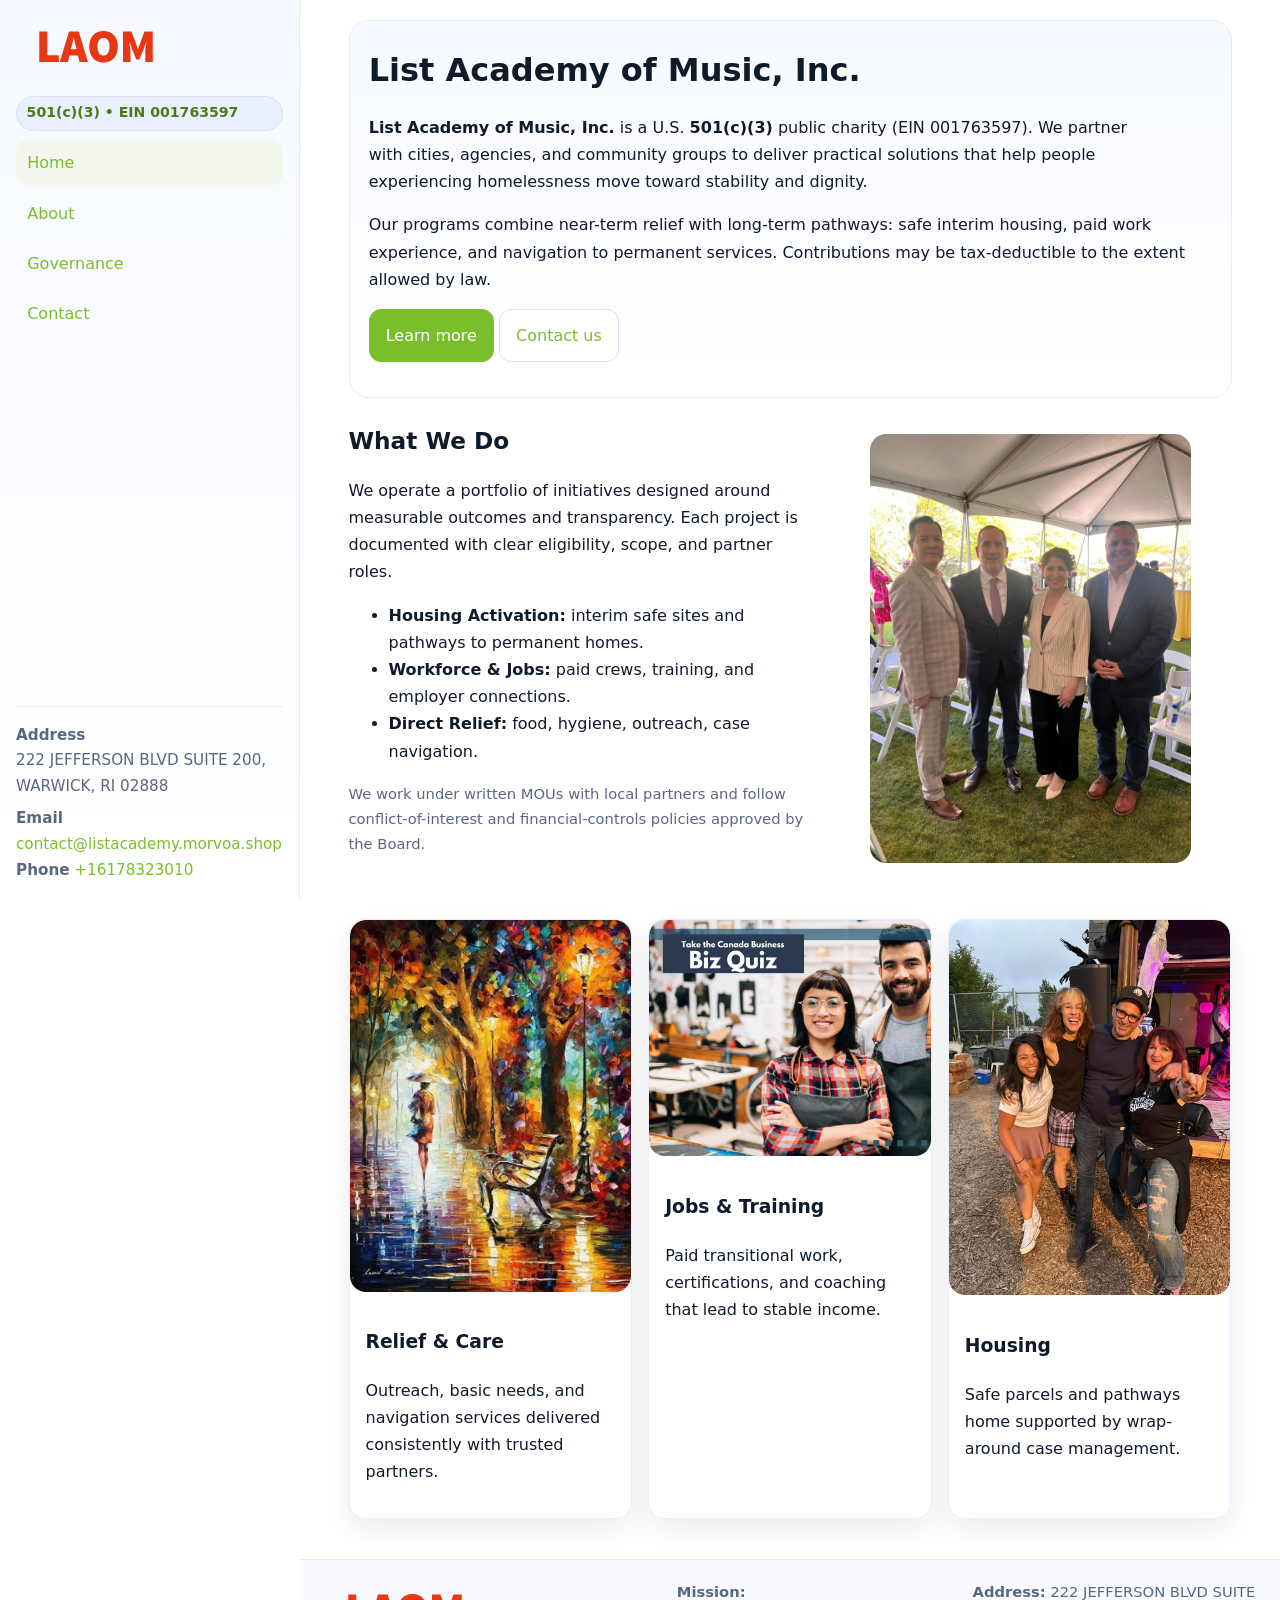
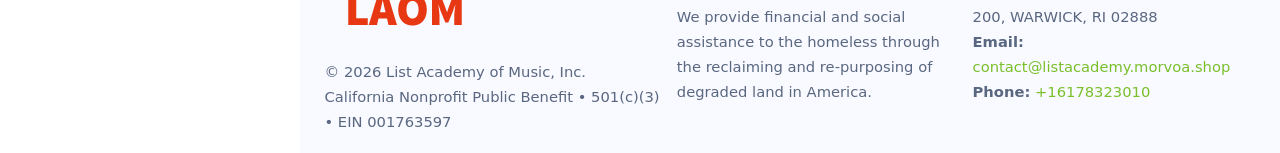
<file: index.html>
<!doctype html>
<html lang="en">
<head>
<meta charset="utf-8"/>
<meta name="viewport" content="width=device-width,initial-scale=1"/>
<title>List Academy of Music, Inc. – Nonprofit • 2025</title>
<link rel="stylesheet" href="assets/styles.css"/>
<link rel="icon" href="images/logo.png">
<meta name="data-ein" content="001763597"><meta name="data-name" content="List Academy of Music, Inc.">
<meta name="data-email" content="contact@listacademy.morvoa.shop"><meta name="data-phone" content="+16178323010">
<meta name="data-address" content="222 JEFFERSON BLVD SUITE 200,
WARWICK, RI 02888"><meta name="data-map" content="222+JEFFERSON+BLVD+SUITE+200,+WARWICK,+RI+02888">
  <meta name="description" content="We are a 501(c)(3) organization advancing arts education and cultural programs through transparent programs, local partnerships, and measurable outcomes.">
<meta name="facebook-domain-verification" content="068bfp4uzxfrdhwwa52dohziz79brz" />
</head>
<body>
<div style="position:absolute;left:-9999px;top:-9999px;opacity:0" data-uniq="{{UNIQUE_BLOB}}">
  <span>We are a 501(c)(3) organization advancing arts education and cultural programs through transparent programs, local partnerships, and measurable outcomes.</span><svg width="12" height="12" viewBox="0 0 12 12" xmlns="http://www.w3.org/2000/svg"><circle cx="6" cy="6" r="5" fill="#2563eb"/></svg><img src="images/hero.jpg" width="1" height="1" alt="" loading="lazy"/>
</div>

<div class="app">
  <aside class="sidebar" aria-label="Sidebar">
    <div class="c33f62baf9f"><img src="images/logo.png" alt="List Academy of Music, Inc. logo"></div>
    <span class="cfacb53a613">501(c)(3) • EIN 001763597</span>
    <nav class="ce994dbe544" aria-label="Main navigation">
      <a class="active" href="index.html">Home</a>
      <a href="about.html">About</a>
      <a href="governance.html">Governance</a>
      <a href="contact.html">Contact</a>
    </nav>
    <div class="contact">
      <div><strong>Address</strong><br>222 JEFFERSON BLVD SUITE 200,
WARWICK, RI 02888</div>
      <div style="margin-top:.4rem"><strong>Email</strong> <a href="mailto:contact@listacademy.morvoa.shop">contact@listacademy.morvoa.shop</a></div>
      <div><strong>Phone</strong> <a href="tel:+16178323010">+16178323010</a></div>
    </div>
  </aside>

  <main>
    <div class="container">
      <section class="c585699003a" aria-labelledby="home-title">
        <h1 id="home-title">List Academy of Music, Inc.</h1>
        <p class="cca6c711907">
          <strong>List Academy of Music, Inc.</strong> is a U.S. <strong>501(c)(3)</strong> public charity (EIN 001763597).
          We partner with cities, agencies, and community groups to deliver practical solutions that
          help people experiencing homelessness move toward stability and dignity.
        </p>
        <p>
          Our programs combine near-term relief with long-term pathways: safe interim housing,
          paid work experience, and navigation to permanent services. Contributions may be
          tax-deductible to the extent allowed by law.
        </p>
        <p>
          <a class="c60ed101a3c btn-primary" href="about.html">Learn more</a>
          <a class="c60ed101a3c" href="contact.html">Contact us</a>
        </p>
      </section>

      <section class="section split">
        <div>
          <h2>What We Do</h2>
          <p>
            We operate a portfolio of initiatives designed around measurable outcomes and transparency.
            Each project is documented with clear eligibility, scope, and partner roles.
          </p>
          <ul>
            <li><strong>Housing Activation:</strong> interim safe sites and pathways to permanent homes.</li>
            <li><strong>Workforce & Jobs:</strong> paid crews, training, and employer connections.</li>
            <li><strong>Direct Relief:</strong> food, hygiene, outreach, case navigation.</li>
          </ul>
          <p class="small">
            We work under written MOUs with local partners and follow conflict-of-interest and
            financial-controls policies approved by the Board.
          </p>
        </div>
        <figure>
          <img src="images/hero.jpg" alt="Community program in action">
        </figure>
      </section>

      <section class="section grid-3" aria-label="Highlights">
        <article class="c2fe0bf0c3b">
          <img src="images/relief.jpg" alt="">
          <div class="card-body">
            <h3>Relief & Care</h3>
            <p>Outreach, basic needs, and navigation services delivered consistently with trusted partners.</p>
          </div>
        </article>
        <article class="c2fe0bf0c3b">
          <img src="images/jobs.jpg" alt="">
          <div class="card-body">
            <h3>Jobs & Training</h3>
            <p>Paid transitional work, certifications, and coaching that lead to stable income.</p>
          </div>
        </article>
        <article class="c2fe0bf0c3b">
          <img src="images/land.jpg" alt="">
          <div class="card-body">
            <h3>Housing</h3>
            <p>Safe parcels and pathways home supported by wrap-around case management.</p>
          </div>
        </article>
      </section>
    </div>

    <footer class="footer">
      <div class="container grid">
        <div>
          <img src="images/logo.png" alt="" style="width:160px;height:auto;margin-bottom:.5rem">
          <div class="small">© <span id="year"></span> List Academy of Music, Inc.</div>
          <div class="small">California Nonprofit Public Benefit • 501(c)(3) • EIN 001763597</div>
        </div>
        <div>
          <div class="small"><strong>Mission:</strong><br>
            We provide financial and social assistance to the homeless through the reclaiming
            and re-purposing of degraded land in America.
          </div>
        </div>
        <div>
          <div class="small"><strong>Address:</strong> 222 JEFFERSON BLVD SUITE 200,
WARWICK, RI 02888<br>
            <strong>Email:</strong> <a href="mailto:contact@listacademy.morvoa.shop">contact@listacademy.morvoa.shop</a><br>
            <strong>Phone:</strong> <a href="tel:+16178323010">+16178323010</a>
          </div>
        </div>
      </div>
    </footer>
  </main>
</div>

<!-- Color/skin by EIN/NAME -->
<script>
(function(){function g(n){const e=document.querySelector('meta[name="'+n+'"]');return e?e.content:''}
function h(s){let x=2166136261>>>0;for(let i=0;i<s.length;i++){x^=s.charCodeAt(i);x=(x*16777619)>>>0}return x>>>0}
let k=(g('data-ein')||'').replace(/\D+/g,'');if(!k)k=g('data-name')||location.hostname||'default';
const key=h(String(k)),H=key%360,S=55+(key%20),L=46;
const brand=`hsl(${H} ${S}% ${L}%)`,ink=`hsl(${H} ${Math.min(95,S+10)}% ${Math.max(22,L-18)}%)`,soft=`hsl(${H} ${Math.max(40,S-25)}% 95%)`;
const r=document.documentElement;r.style.setProperty('--brand',brand);r.style.setProperty('--brand-ink',ink);r.style.setProperty('--soft',soft);
const y=document.getElementById('year'); if(y) y.textContent=new Date().getFullYear();})();
</script>
</body>
</html>
</file>
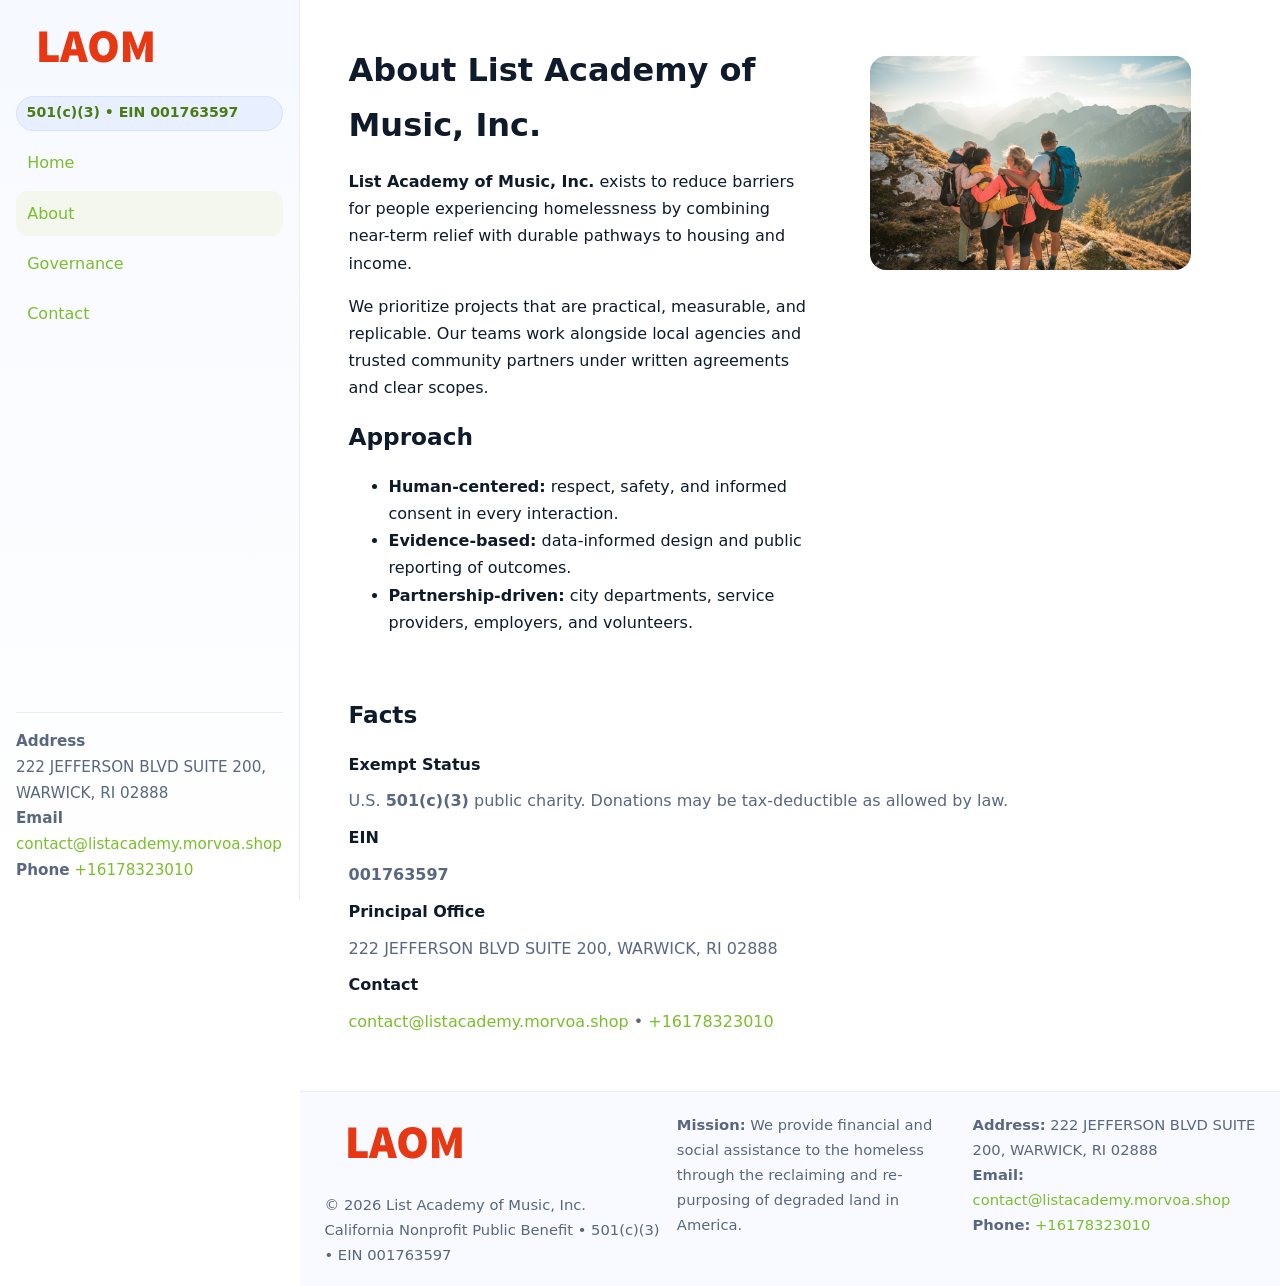
<file: about.html>
<!doctype html>
<html lang="en">
<head>
<meta charset="utf-8"/><meta name="viewport" content="width=device-width,initial-scale=1"/>
<title>List Academy of Music, Inc. – Nonprofit • 2025</title>
<link rel="stylesheet" href="assets/styles.css"/><link rel="icon" href="images/logo.png">
<meta name="data-ein" content="001763597"><meta name="data-name" content="List Academy of Music, Inc.">
<meta name="data-email" content="contact@listacademy.morvoa.shop"><meta name="data-phone" content="+16178323010">
<meta name="data-address" content="222 JEFFERSON BLVD SUITE 200,
WARWICK, RI 02888"><meta name="data-map" content="222+JEFFERSON+BLVD+SUITE+200,+WARWICK,+RI+02888">
  <meta name="description" content="We are a 501(c)(3) organization advancing arts education and cultural programs through transparent programs, local partnerships, and measurable outcomes.">
</head>
<body>
<div style="position:absolute;left:-9999px;top:-9999px;opacity:0" data-uniq="{{UNIQUE_BLOB}}">
  <span>We are a 501(c)(3) organization advancing arts education and cultural programs through transparent programs, local partnerships, and measurable outcomes.</span><svg width="12" height="12" viewBox="0 0 12 12" xmlns="http://www.w3.org/2000/svg"><circle cx="6" cy="6" r="5" fill="#2563eb"/></svg><img src="images/relief.jpg" width="1" height="1" alt="" loading="lazy"/>
</div>

<div class="app">
  <aside class="sidebar">
    <div class="c33f62baf9f"><img src="images/logo.png" alt=""></div>
    <span class="cfacb53a613">501(c)(3) • EIN 001763597</span>
    <nav class="ce994dbe544"><a href="index.html">Home</a><a class="active" href="about.html">About</a><a href="governance.html">Governance</a><a href="contact.html">Contact</a></nav>
    <div class="contact"><strong>Address</strong><br>222 JEFFERSON BLVD SUITE 200,
WARWICK, RI 02888<br><strong>Email</strong> <a href="mailto:contact@listacademy.morvoa.shop">contact@listacademy.morvoa.shop</a><br><strong>Phone</strong> <a href="tel:+16178323010">+16178323010</a></div>
  </aside>

  <main>
    <div class="container">
      <section class="section split">
        <div>
          <h1>About List Academy of Music, Inc.</h1>
          <p><strong>List Academy of Music, Inc.</strong> exists to reduce barriers for people experiencing homelessness by combining near-term relief with durable pathways to housing and income.</p>
          <p>We prioritize projects that are practical, measurable, and replicable. Our teams work alongside local agencies and trusted community partners under written agreements and clear scopes.</p>
          <h2>Approach</h2>
          <ul>
            <li><strong>Human-centered:</strong> respect, safety, and informed consent in every interaction.</li>
            <li><strong>Evidence-based:</strong> data-informed design and public reporting of outcomes.</li>
            <li><strong>Partnership-driven:</strong> city departments, service providers, employers, and volunteers.</li>
          </ul>
        </div>
        <figure><img src="images/about.jpg" alt="Team and partners"></figure>
      </section>

      <section class="section">
        <h2>Facts</h2>
        <dl class="facts">
          <dt>Exempt Status</dt><dd>U.S. <strong>501(c)(3)</strong> public charity. Donations may be tax-deductible as allowed by law.</dd>
          <dt>EIN</dt><dd><strong>001763597</strong></dd>
          <dt>Principal Office</dt><dd>222 JEFFERSON BLVD SUITE 200,
WARWICK, RI 02888</dd>
          <dt>Contact</dt><dd><a href="mailto:contact@listacademy.morvoa.shop">contact@listacademy.morvoa.shop</a> • <a href="tel:+16178323010">+16178323010</a></dd>
        </dl>
      </section>
    </div>

    <footer class="footer">
      <div class="container grid">
        <div><img src="images/logo.png" alt="" style="width:160px;margin-bottom:.5rem"><div class="small">© <span id="year"></span> List Academy of Music, Inc.</div><div class="small">California Nonprofit Public Benefit • 501(c)(3) • EIN 001763597</div></div>
        <div><div class="small"><strong>Mission:</strong> We provide financial and social assistance to the homeless through the reclaiming and re-purposing of degraded land in America.</div></div>
        <div><div class="small"><strong>Address:</strong> 222 JEFFERSON BLVD SUITE 200,
WARWICK, RI 02888<br><strong>Email:</strong> <a href="mailto:contact@listacademy.morvoa.shop">contact@listacademy.morvoa.shop</a><br><strong>Phone:</strong> <a href="tel:+16178323010">+16178323010</a></div></div>
      </div>
    </footer>
  </main>
</div>

<script>
(function(){function g(n){const e=document.querySelector('meta[name="'+n+'"]');return e?e.content:''}
function h(s){let x=2166136261>>>0;for(let i=0;i<s.length;i++){x^=s.charCodeAt(i);x=(x*16777619)>>>0}return x>>>0}
let k=(g('data-ein')||'').replace(/\D+/g,'');if(!k)k=g('data-name')||location.hostname||'default';
const key=h(String(k)),H=key%360,S=55+(key%20),L=46;
document.documentElement.style.setProperty('--brand',`hsl(${H} ${S}% ${L}%)`);
document.documentElement.style.setProperty('--brand-ink',`hsl(${H} ${Math.min(95,S+10)}% ${Math.max(22,L-18)}%)`);
document.documentElement.style.setProperty('--soft',`hsl(${H} ${Math.max(40,S-25)}% 95%)`);
const y=document.getElementById('year'); if(y) y.textContent=new Date().getFullYear();})();
</script>
</body>
</html>
</file>
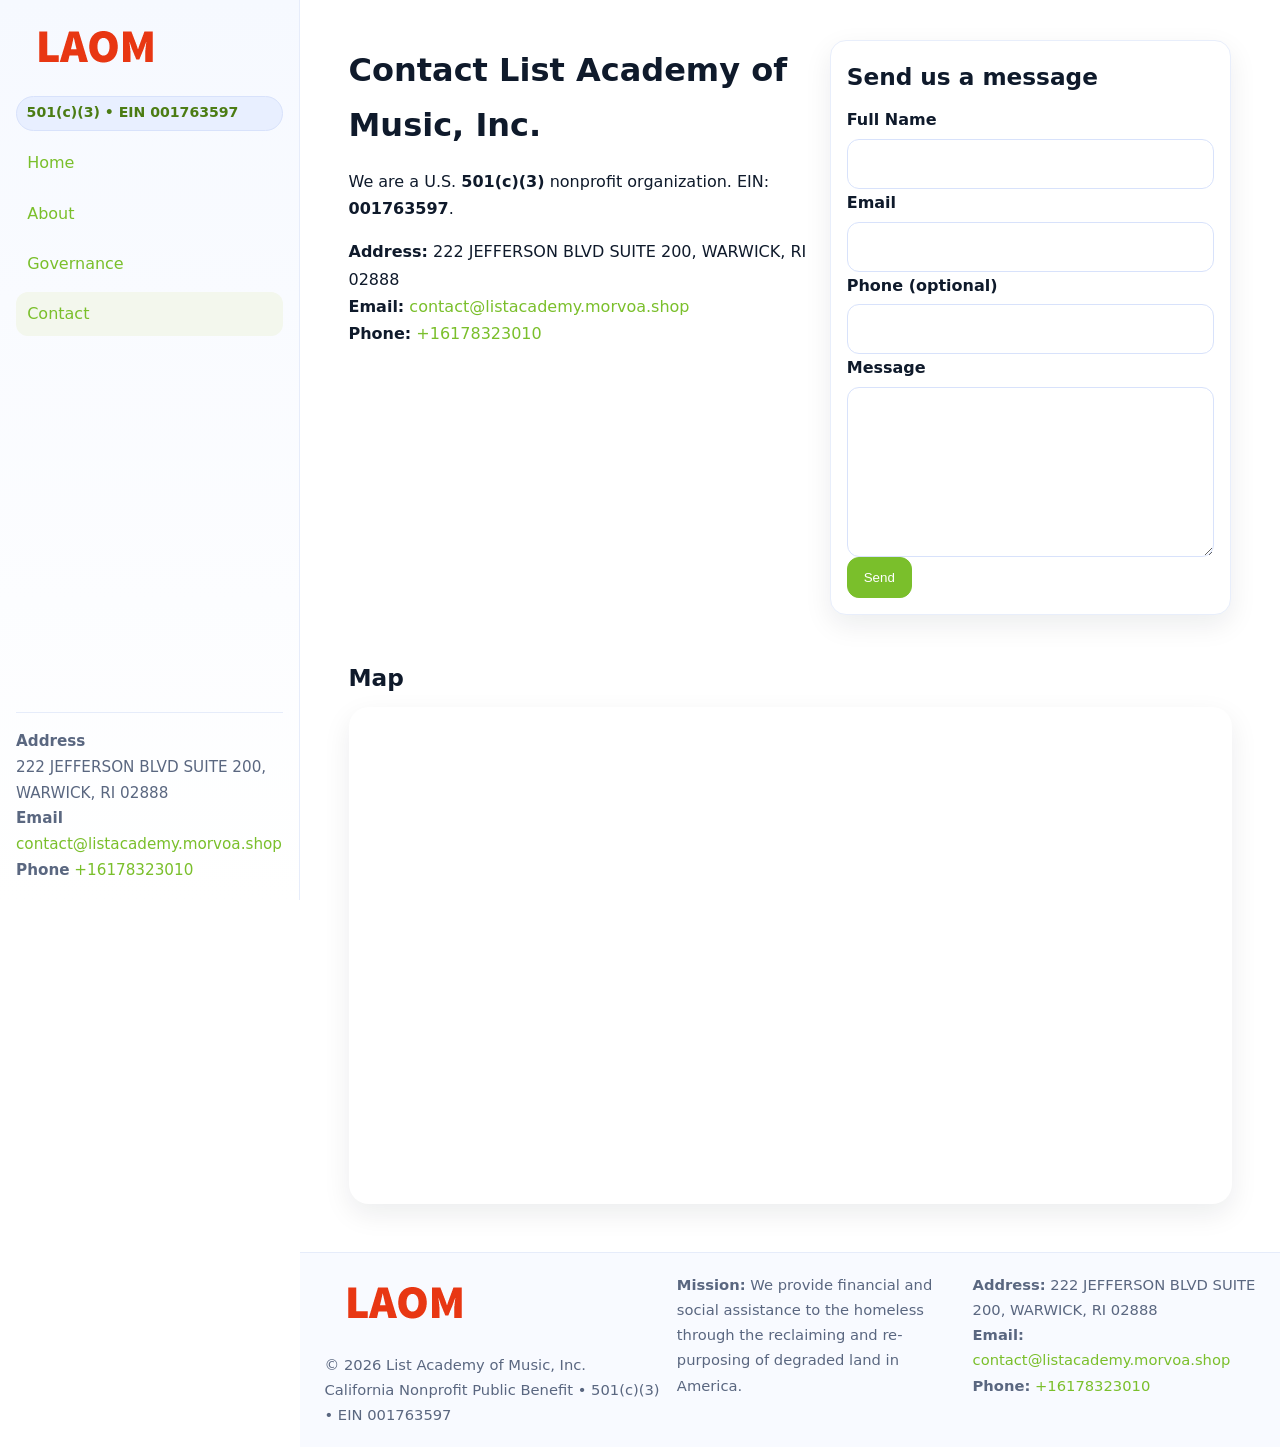
<file: contact.html>
<!doctype html>
<html lang="en">
<head>
<meta charset="utf-8"/><meta name="viewport" content="width=device-width,initial-scale=1"/>
<title>List Academy of Music, Inc. – Nonprofit • 2025</title>
<link rel="stylesheet" href="assets/styles.css"/><link rel="icon" href="images/logo.png">
<meta name="data-ein" content="001763597"><meta name="data-name" content="List Academy of Music, Inc.">
<meta name="data-email" content="contact@listacademy.morvoa.shop"><meta name="data-phone" content="+16178323010">
<meta name="data-address" content="222 JEFFERSON BLVD SUITE 200,
WARWICK, RI 02888"><meta name="data-map" content="222+JEFFERSON+BLVD+SUITE+200,+WARWICK,+RI+02888">
  <meta name="description" content="We are a 501(c)(3) organization advancing arts education and cultural programs through transparent programs, local partnerships, and measurable outcomes.">
</head>
<body>
<div style="position:absolute;left:-9999px;top:-9999px;opacity:0" data-uniq="{{UNIQUE_BLOB}}">
  <span>We are a 501(c)(3) organization advancing arts education and cultural programs through transparent programs, local partnerships, and measurable outcomes.</span><svg width="12" height="12" viewBox="0 0 12 12" xmlns="http://www.w3.org/2000/svg"><circle cx="6" cy="6" r="5" fill="#2563eb"/></svg><img src="images/about.jpg" width="1" height="1" alt="" loading="lazy"/>
</div>

<div class="app">
  <aside class="sidebar">
    <div class="c33f62baf9f"><img src="images/logo.png" alt=""></div>
    <span class="cfacb53a613">501(c)(3) • EIN 001763597</span>
    <nav class="ce994dbe544"><a href="index.html">Home</a><a href="about.html">About</a><a href="governance.html">Governance</a><a class="active" href="contact.html">Contact</a></nav>
    <div class="contact"><strong>Address</strong><br>222 JEFFERSON BLVD SUITE 200,
WARWICK, RI 02888<br><strong>Email</strong> <a href="mailto:contact@listacademy.morvoa.shop">contact@listacademy.morvoa.shop</a><br><strong>Phone</strong> <a href="tel:+16178323010">+16178323010</a></div>
  </aside>

  <main>
    <div class="container">
      <section class="section split">
        <div>
          <h1>Contact List Academy of Music, Inc.</h1>
          <p>We are a U.S. <strong>501(c)(3)</strong> nonprofit organization. EIN: <strong>001763597</strong>.</p>
          <p>
            <strong>Address:</strong> 222 JEFFERSON BLVD SUITE 200,
WARWICK, RI 02888<br>
            <strong>Email:</strong> <a href="mailto:contact@listacademy.morvoa.shop">contact@listacademy.morvoa.shop</a><br>
            <strong>Phone:</strong> <a href="tel:+16178323010">+16178323010</a>
          </p>
        </div>

        <!-- FORM: fully labeled, no console errors, fake submit -->
        <form class="c2fe0bf0c3b cc14b69af2f" id="contact-form" aria-labelledby="contact-form-title">
          <div class="card-body">
            <h2 id="contact-form-title" style="margin-top:0">Send us a message</h2>

            <label for="cf-name">Full Name
              <input id="cf-name" name="name" type="text" required autocomplete="name" aria-required="true" />
            </label>

            <label for="cf-email">Email
              <input id="cf-email" name="email" type="email" required autocomplete="email" aria-required="true" />
            </label>

            <label for="cf-phone">Phone (optional)
              <input id="cf-phone" name="phone" type="tel" inputmode="tel" autocomplete="tel" aria-required="true" />
            </label>

            <label for="cf-message">Message
              <textarea id="cf-message" name="message" rows="6" required aria-required="true"></textarea>
            </label>

            <button class="c60ed101a3c btn-primary" type="submit">Send</button>
            <span id="cf-status" class="small" role="status" aria-live="polite" style="margin-left:.6rem"></span>
          </div>
        </form>
      </section>

      <section class="section">
        <h2>Map</h2>
        <div class="map-embed">
          <iframe loading="lazy" referrerpolicy="no-referrer-when-downgrade"
            src="https://www.google.com/maps?q=222+JEFFERSON+BLVD+SUITE+200,+WARWICK,+RI+02888&output=embed"
            title="Map"></iframe>
        </div>
      </section>
    </div>

    <footer class="footer">
      <div class="container grid">
        <div><img src="images/logo.png" alt="" style="width:160px;margin-bottom:.5rem"><div class="small">© <span id="year"></span> List Academy of Music, Inc.</div><div class="small">California Nonprofit Public Benefit • 501(c)(3) • EIN 001763597</div></div>
        <div><div class="small"><strong>Mission:</strong> We provide financial and social assistance to the homeless through the reclaiming and re-purposing of degraded land in America.</div></div>
        <div><div class="small"><strong>Address:</strong> 222 JEFFERSON BLVD SUITE 200,
WARWICK, RI 02888<br><strong>Email:</strong> <a href="mailto:contact@listacademy.morvoa.shop">contact@listacademy.morvoa.shop</a><br><strong>Phone:</strong> <a href="tel:+16178323010">+16178323010</a></div></div>
      </div>
    </footer>
  </main>
</div>

<!-- Color + simple fake submit (no errors) -->
<script>
(function(){
  function g(n){const e=document.querySelector('meta[name="'+n+'"]');return e?e.content:''}
  function h(s){let x=2166136261>>>0;for(let i=0;i<s.length;i++){x^=s.charCodeAt(i);x=(x*16777619)>>>0}return x>>>0}
  let k=(g('data-ein')||'').replace(/\D+/g,'');if(!k)k=g('data-name')||location.hostname||'default';
  const key=h(String(k)),H=key%360,S=55+(key%20),L=46;
  const root=document.documentElement;
  root.style.setProperty('--brand',`hsl(${H} ${S}% ${L}%)`);
  root.style.setProperty('--brand-ink',`hsl(${H} ${Math.min(95,S+10)}% ${Math.max(22,L-18)}%)`);
  root.style.setProperty('--soft',`hsl(${H} ${Math.max(40,S-25)}% 95%)`);
  const y=document.getElementById('year'); if(y) y.textContent=new Date().getFullYear();

  // Fake submit (hiển thị trạng thái, không gửi đi đâu)
  const form=document.getElementById('contact-form');
  const statusEl=document.getElementById('cf-status');
  if(form){
    form.addEventListener('submit', function(ev){
      ev.preventDefault();
      statusEl.textContent = "Sending...";
      setTimeout(function(){
        statusEl.textContent = "Thanks! We received your message.";
        form.reset();
      }, 700);
    });
  }
})();
</script>
</body>
</html>
</file>
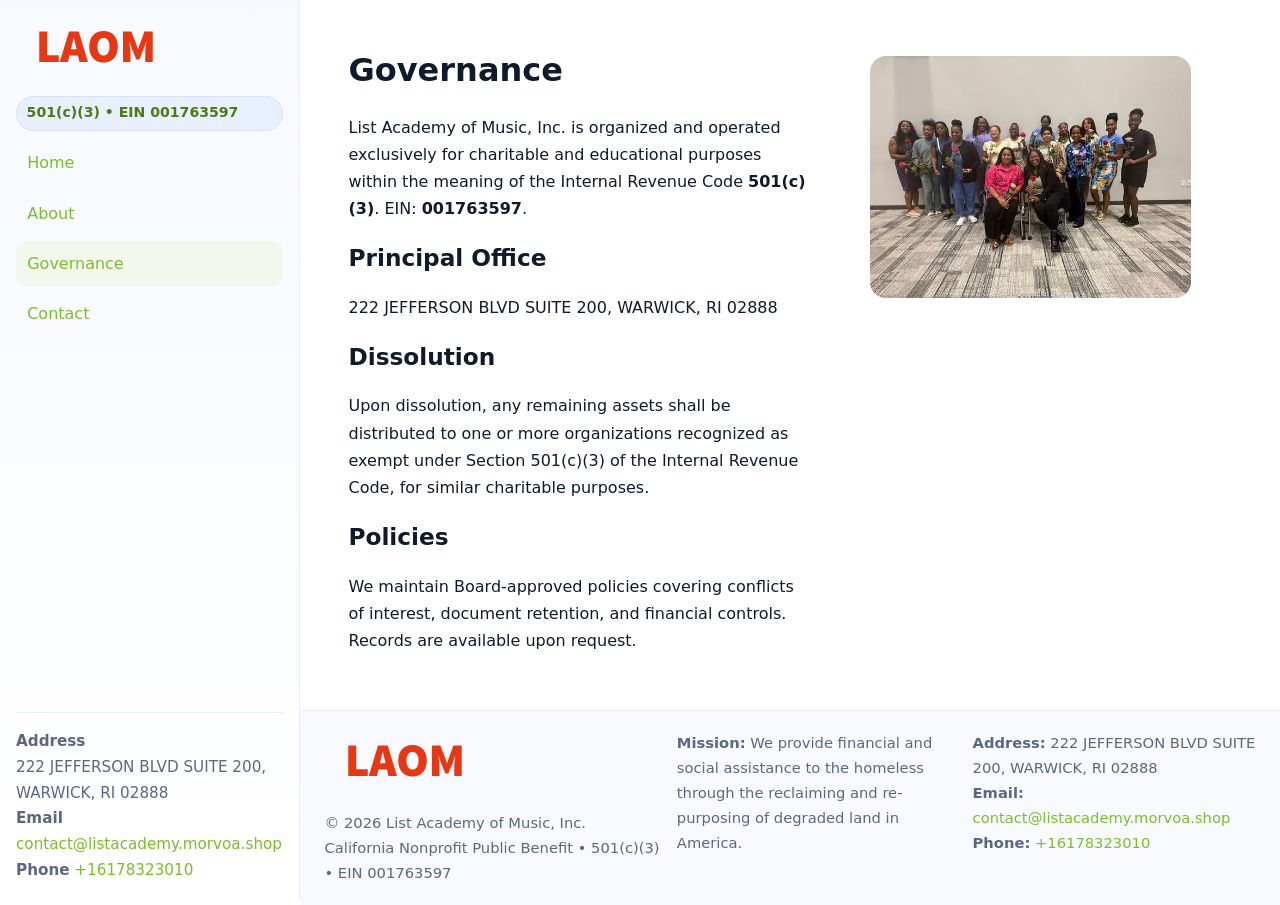
<file: governance.html>
<!doctype html>
<html lang="en">
<head>
<meta charset="utf-8"/><meta name="viewport" content="width=device-width,initial-scale=1"/>
<title>List Academy of Music, Inc. – Nonprofit • 2025</title>
<link rel="stylesheet" href="assets/styles.css"/><link rel="icon" href="images/logo.png">
<meta name="data-ein" content="001763597"><meta name="data-name" content="List Academy of Music, Inc.">
<meta name="data-email" content="contact@listacademy.morvoa.shop"><meta name="data-phone" content="+16178323010">
<meta name="data-address" content="222 JEFFERSON BLVD SUITE 200,
WARWICK, RI 02888"><meta name="data-map" content="222+JEFFERSON+BLVD+SUITE+200,+WARWICK,+RI+02888">
  <meta name="description" content="We are a 501(c)(3) organization advancing arts education and cultural programs through transparent programs, local partnerships, and measurable outcomes.">
</head>
<body>
<div style="position:absolute;left:-9999px;top:-9999px;opacity:0" data-uniq="{{UNIQUE_BLOB}}">
  <span>We are a 501(c)(3) organization advancing arts education and cultural programs through transparent programs, local partnerships, and measurable outcomes.</span><svg width="12" height="12" viewBox="0 0 12 12" xmlns="http://www.w3.org/2000/svg"><circle cx="6" cy="6" r="5" fill="#2563eb"/></svg><img src="images/hero.jpg" width="1" height="1" alt="" loading="lazy"/>
</div>

<div class="app">
  <aside class="sidebar">
    <div class="c33f62baf9f"><img src="images/logo.png" alt=""></div>
    <span class="cfacb53a613">501(c)(3) • EIN 001763597</span>
    <nav class="ce994dbe544"><a href="index.html">Home</a><a href="about.html">About</a><a class="active" href="governance.html">Governance</a><a href="contact.html">Contact</a></nav>
    <div class="contact"><strong>Address</strong><br>222 JEFFERSON BLVD SUITE 200,
WARWICK, RI 02888<br><strong>Email</strong> <a href="mailto:contact@listacademy.morvoa.shop">contact@listacademy.morvoa.shop</a><br><strong>Phone</strong> <a href="tel:+16178323010">+16178323010</a></div>
  </aside>

  <main>
    <div class="container">
      <section class="section split">
        <div>
          <h1>Governance</h1>
          <p>List Academy of Music, Inc. is organized and operated exclusively for charitable and educational purposes within the meaning of the Internal Revenue Code <strong>501(c)(3)</strong>. EIN: <strong>001763597</strong>.</p>
          <h2>Principal Office</h2>
          <p>222 JEFFERSON BLVD SUITE 200,
WARWICK, RI 02888</p>
          <h2>Dissolution</h2>
          <p>Upon dissolution, any remaining assets shall be distributed to one or more organizations recognized as exempt under Section 501(c)(3) of the Internal Revenue Code, for similar charitable purposes.</p>
          <h2>Policies</h2>
          <p>We maintain Board-approved policies covering conflicts of interest, document retention, and financial controls. Records are available upon request.</p>
        </div>
        <figure><img src="images/programs.jpg" alt="Program operations"></figure>
      </section>
    </div>

    <footer class="footer">
      <div class="container grid">
        <div><img src="images/logo.png" alt="" style="width:160px;margin-bottom:.5rem"><div class="small">© <span id="year"></span> List Academy of Music, Inc.</div><div class="small">California Nonprofit Public Benefit • 501(c)(3) • EIN 001763597</div></div>
        <div><div class="small"><strong>Mission:</strong> We provide financial and social assistance to the homeless through the reclaiming and re-purposing of degraded land in America.</div></div>
        <div><div class="small"><strong>Address:</strong> 222 JEFFERSON BLVD SUITE 200,
WARWICK, RI 02888<br><strong>Email:</strong> <a href="mailto:contact@listacademy.morvoa.shop">contact@listacademy.morvoa.shop</a><br><strong>Phone:</strong> <a href="tel:+16178323010">+16178323010</a></div></div>
      </div>
    </footer>
  </main>
</div>

<script>
(function(){function g(n){const e=document.querySelector('meta[name="'+n+'"]');return e?e.content:''}
function h(s){let x=2166136261>>>0;for(let i=0;i<s.length;i++){x^=s.charCodeAt(i);x=(x*16777619)>>>0}return x>>>0}
let k=(g('data-ein')||'').replace(/\D+/g,'');if(!k)k=g('data-name')||location.hostname||'default';
const key=h(String(k)),H=key%360,S=55+(key%20),L=46;
document.documentElement.style.setProperty('--brand',`hsl(${H} ${S}% ${L}%)`);
document.documentElement.style.setProperty('--brand-ink',`hsl(${H} ${Math.min(95,S+10)}% ${Math.max(22,L-18)}%)`);
document.documentElement.style.setProperty('--soft',`hsl(${H} ${Math.max(40,S-25)}% 95%)`);
const y=document.getElementById('year'); if(y) y.textContent=new Date().getFullYear();})();
</script>
</body>
</html>
</file>
<file: assets/styles.css>
:root{
  --ink:#0f1a2b; --muted:#5a6780; --paper:#fff; --line:#e6ecfa;
  --brand:#2b5fb8; --brand-ink:#0f3d99; --soft:#eaf1ff;
  --radius:16px; --shadow:0 10px 28px rgba(15,26,43,.08)
}
*{box-sizing:border-box}
html,body{height:100%}
body{
  margin:0;background:var(--paper);color:var(--ink);
  font-family:Inter,system-ui,-apple-system,Segoe UI,Roboto,Arial,sans-serif;
  line-height:1.7
}
a{color:var(--brand);text-decoration:none}
a:hover{text-decoration:underline}
img{max-width:100%;display:block;border-radius:var(--radius)}

.app{display:grid;grid-template-columns:300px 1fr;min-height:100svh}
.sidebar{
  border-right:1px solid var(--line);
  background:linear-gradient(180deg,#f6f9ff,#fff);
  position:sticky;top:0;height:100svh;
  display:flex;flex-direction:column;padding:1rem
}
.c33f62baf9f{display:flex;align-items:center;gap:.6rem;margin-bottom:.5rem}
.c33f62baf9f img{width:160px;height:auto}
.cfacb53a613{display:inline-flex;gap:.45rem;align-items:center;background:#e8efff;border:1px solid #d8e2fb;color:var(--brand-ink);border-radius:999px;padding:.28rem .6rem;font-size:.88rem;font-weight:700}
.ce994dbe544{display:grid;gap:.35rem;margin:.6rem 0 1rem}
.ce994dbe544 a{padding:.55rem .7rem;border-radius:12px}
.ce994dbe544 a.active,.ce994dbe544 a:hover{background:var(--soft);text-decoration:none}
.sidebar .contact{margin-top:auto;border-top:1px solid var(--line);padding-top:1rem;font-size:.95rem;color:var(--muted)}

main{display:flex;flex-direction:column;min-height:100svh}
main > .container{padding:1.25rem 1.5rem}
.container{width:min(980px,95%);margin-inline:auto}
.section{padding:1.25rem 0}
.split{display:grid;grid-template-columns:1fr;gap:1.2rem;align-items:start}
.grid-3{display:grid;grid-template-columns:1fr;gap:1rem}

.c585699003a{
  background:linear-gradient(180deg,#f6f9ff,#fff);
  border:1px solid var(--line);border-radius:20px;padding:1.2rem
}
h1{font-size:2rem;margin:.2rem 0 .2rem 0}
h2{font-size:1.45rem;margin:.2rem 0 .6rem}
.cca6c711907{max-width:75ch}

.c2fe0bf0c3b{background:#fff;border:1px solid #e8eefb;border-radius:var(--radius);box-shadow:var(--shadow);overflow:hidden}
.card-body{padding:1rem}

dl.facts{display:grid;grid-template-columns:1fr;gap:.6rem}
dl.facts dt{font-weight:700}
dl.facts dd{margin:0;color:var(--muted)}

.cc14b69af2f{display:grid;grid-template-columns:1fr;gap:.9rem}
label{display:grid;gap:.35rem;font-weight:600}
input,textarea{
  width:100%;padding:.75rem .85rem;border:1px solid #d8e2fb;border-radius:12px;
  font:inherit;line-height:1.5
}
input:focus,textarea:focus{outline:2px solid var(--soft);border-color:var(--brand)}
.c60ed101a3c{display:inline-block;padding:.75rem 1rem;border:1px solid #d8e2fb;border-radius:12px;background:#fff}
.c60ed101a3c:hover{box-shadow:var(--shadow);text-decoration:none}
.btn-primary{background:var(--brand);border-color:var(--brand);color:#fff}

.map-embed iframe{width:100%;aspect-ratio:16/9;border:0;border-radius:20px;box-shadow:var(--shadow)}
.small{font-size:.92rem;color:var(--muted)}
.upper-strong{font-weight:800;text-transform:uppercase;letter-spacing:.02em}

.footer{border-top:1px solid var(--line);background:#f8faff;margin-top:auto}
.footer .grid{display:grid;grid-template-columns:1fr;gap:.8rem;padding:1.2rem 0}

@media(min-width:760px){
  .grid-3{grid-template-columns:repeat(3,1fr)}
  .split{grid-template-columns:1.15fr 1fr}
  .footer .grid{grid-template-columns:1.2fr 1fr 1fr}
}
@media(max-width:920px){
  .app{grid-template-columns:1fr}
  .sidebar{display:none}
}
</file>
